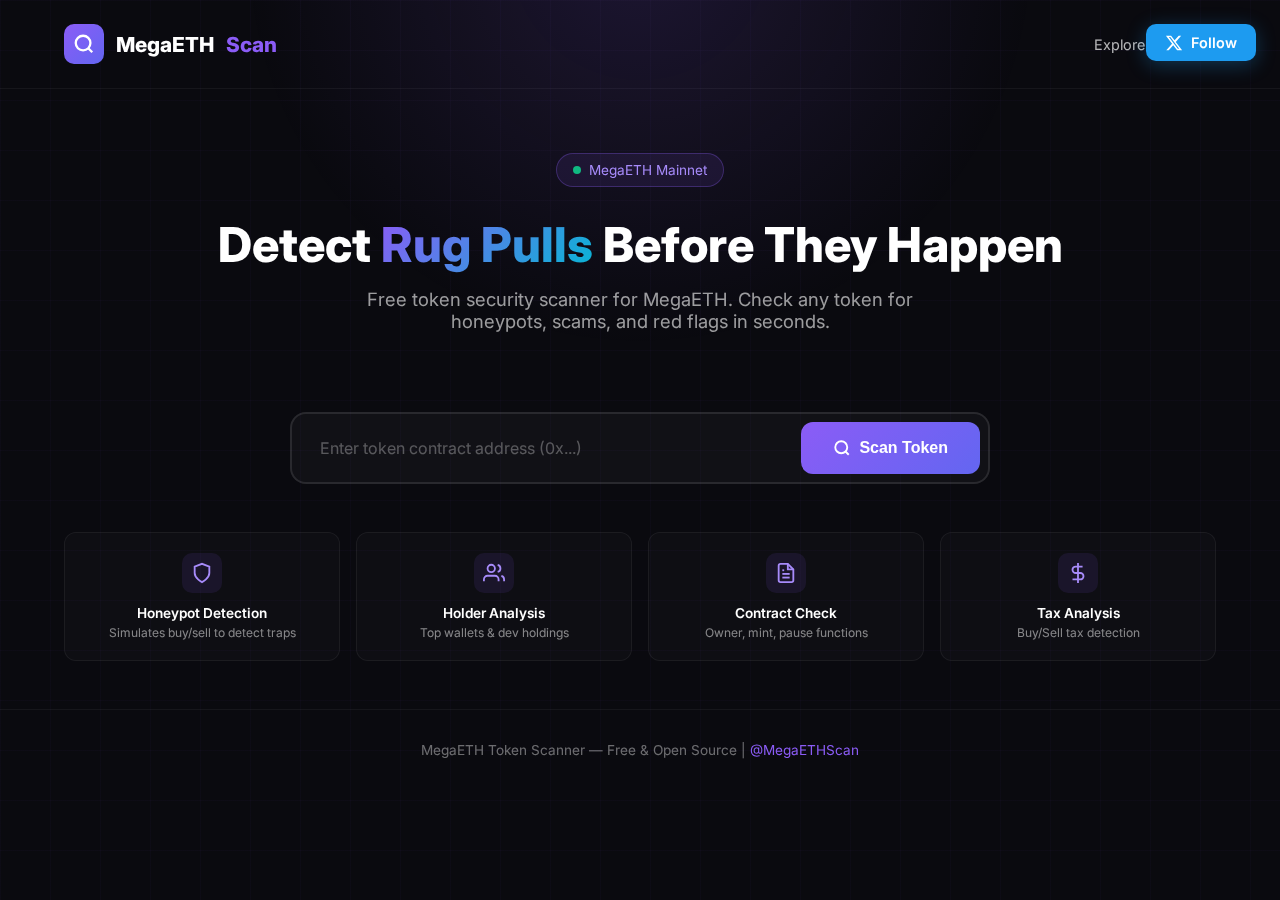
<file: web/templates/scanner.html>
<!DOCTYPE html>
<html lang="en">
<head>
    <meta charset="UTF-8">
    <meta name="viewport" content="width=device-width, initial-scale=1.0">
    <title>MegaETH Token Scanner - Rug Check & Honeypot Detector</title>
    <link href="https://fonts.googleapis.com/css2?family=Inter:wght@400;500;600;700;800&display=swap" rel="stylesheet">
    <style>
        * {
            margin: 0;
            padding: 0;
            box-sizing: border-box;
        }
        body {
            font-family: 'Inter', sans-serif;
            background: #0a0a0f;
            color: #fff;
            min-height: 100vh;
        }
        .bg-grid {
            position: fixed;
            top: 0;
            left: 0;
            right: 0;
            bottom: 0;
            background-image: 
                linear-gradient(rgba(139, 92, 246, 0.03) 1px, transparent 1px),
                linear-gradient(90deg, rgba(139, 92, 246, 0.03) 1px, transparent 1px);
            background-size: 50px 50px;
            pointer-events: none;
            z-index: 0;
        }
        .bg-glow {
            position: fixed;
            top: -50%;
            left: 50%;
            transform: translateX(-50%);
            width: 800px;
            height: 800px;
            background: radial-gradient(circle, rgba(139, 92, 246, 0.15) 0%, transparent 70%);
            pointer-events: none;
            z-index: 0;
        }
        .container {
            max-width: 1200px;
            margin: 0 auto;
            padding: 0 1.5rem;
            position: relative;
            z-index: 1;
        }
        
        /* Header */
        header {
            padding: 1.5rem 0;
            border-bottom: 1px solid rgba(255,255,255,0.05);
        }
        .header-inner {
            display: flex;
            justify-content: space-between;
            align-items: center;
        }
        .logo {
            display: flex;
            align-items: center;
            gap: 0.75rem;
            font-weight: 800;
            font-size: 1.3rem;
        }
        .logo-icon {
            width: 40px;
            height: 40px;
            background: linear-gradient(135deg, #8b5cf6, #6366f1);
            border-radius: 10px;
            display: flex;
            align-items: center;
            justify-content: center;
        }
        .logo-icon svg {
            width: 22px;
            height: 22px;
            color: #fff;
        }
        .logo span { color: #8b5cf6; }
        .header-links {
            display: flex;
            gap: 1.5rem;
            align-items: center;
        }
        .header-links a {
            color: rgba(255,255,255,0.7);
            text-decoration: none;
            font-size: 0.9rem;
            transition: color 0.2s;
        }
        .header-links a:hover { color: #fff; }
        .btn-twitter {
            position: fixed;
            top: 1.5rem;
            right: 1.5rem;
            display: flex;
            align-items: center;
            gap: 0.5rem;
            background: #1d9bf0;
            padding: 0.6rem 1.2rem;
            border-radius: 10px;
            color: #fff;
            text-decoration: none;
            font-weight: 600;
            font-size: 0.9rem;
            z-index: 100;
            box-shadow: 0 4px 20px rgba(29, 155, 240, 0.3);
            transition: all 0.3s;
        }
        .btn-twitter:hover {
            transform: translateY(-2px);
            box-shadow: 0 6px 30px rgba(29, 155, 240, 0.4);
        }
        .btn-twitter svg { width: 18px; height: 18px; }

        /* Hero */
        .hero {
            text-align: center;
            padding: 4rem 0 3rem;
        }
        .hero h1 {
            font-size: 3rem;
            font-weight: 800;
            margin-bottom: 1rem;
            line-height: 1.1;
        }
        .hero h1 .gradient {
            background: linear-gradient(135deg, #8b5cf6, #06b6d4);
            -webkit-background-clip: text;
            -webkit-text-fill-color: transparent;
        }
        .hero p {
            color: rgba(255,255,255,0.6);
            font-size: 1.15rem;
            max-width: 600px;
            margin: 0 auto 2rem;
        }
        .chain-badge {
            display: inline-flex;
            align-items: center;
            gap: 0.5rem;
            background: rgba(139, 92, 246, 0.1);
            border: 1px solid rgba(139, 92, 246, 0.3);
            padding: 0.5rem 1rem;
            border-radius: 50px;
            font-size: 0.85rem;
            color: #a78bfa;
            margin-bottom: 2rem;
        }
        .chain-badge .dot {
            width: 8px;
            height: 8px;
            background: #10b981;
            border-radius: 50%;
            animation: pulse 2s infinite;
        }
        @keyframes pulse {
            0%, 100% { opacity: 1; }
            50% { opacity: 0.5; }
        }

        /* Search Box */
        .search-section {
            max-width: 700px;
            margin: 0 auto 3rem;
        }
        .search-box {
            display: flex;
            gap: 0.75rem;
            background: rgba(255,255,255,0.03);
            border: 2px solid rgba(255,255,255,0.1);
            border-radius: 16px;
            padding: 0.5rem;
        }
        .search-box:focus-within {
            border-color: #8b5cf6;
            box-shadow: 0 0 40px rgba(139, 92, 246, 0.2);
        }
        .search-input {
            flex: 1;
            background: none;
            border: none;
            padding: 1rem 1.25rem;
            color: #fff;
            font-size: 1rem;
            font-family: 'Inter', monospace;
        }
        .search-input::placeholder {
            color: rgba(255,255,255,0.3);
        }
        .search-input:focus { outline: none; }
        .search-btn {
            background: linear-gradient(135deg, #8b5cf6, #6366f1);
            border: none;
            padding: 1rem 2rem;
            border-radius: 12px;
            color: #fff;
            font-weight: 700;
            font-size: 1rem;
            cursor: pointer;
            transition: all 0.3s;
            display: flex;
            align-items: center;
            gap: 0.5rem;
        }
        .search-btn:hover {
            transform: scale(1.02);
            box-shadow: 0 10px 40px rgba(139, 92, 246, 0.3);
        }
        .search-btn:disabled {
            opacity: 0.6;
            cursor: not-allowed;
            transform: none;
        }

        /* Features Grid */
        .features {
            display: grid;
            grid-template-columns: repeat(4, 1fr);
            gap: 1rem;
            margin-bottom: 3rem;
        }
        @media (max-width: 900px) {
            .features { grid-template-columns: repeat(2, 1fr); }
        }
        @media (max-width: 500px) {
            .features { grid-template-columns: 1fr; }
        }
        .feature-card {
            background: rgba(255,255,255,0.02);
            border: 1px solid rgba(255,255,255,0.06);
            border-radius: 12px;
            padding: 1.25rem;
            text-align: center;
            transition: all 0.3s;
        }
        .feature-card:hover {
            background: rgba(255,255,255,0.04);
            border-color: rgba(139, 92, 246, 0.3);
            transform: translateY(-2px);
        }
        .feature-icon {
            width: 40px;
            height: 40px;
            margin: 0 auto 0.75rem;
            background: rgba(139, 92, 246, 0.1);
            border-radius: 10px;
            display: flex;
            align-items: center;
            justify-content: center;
        }
        .feature-icon svg {
            width: 22px;
            height: 22px;
            color: #a78bfa;
        }
        .feature-card h3 {
            font-size: 0.85rem;
            font-weight: 600;
            margin-bottom: 0.25rem;
        }
        .feature-card p {
            font-size: 0.75rem;
            color: rgba(255,255,255,0.5);
        }

        /* Stats Bar */
        .stats-bar {
            display: flex;
            justify-content: center;
            gap: 3rem;
            padding: 1.5rem;
            background: rgba(255,255,255,0.02);
            border: 1px solid rgba(255,255,255,0.06);
            border-radius: 12px;
            margin-bottom: 3rem;
        }
        @media (max-width: 600px) {
            .stats-bar { 
                flex-direction: column;
                gap: 1rem;
                text-align: center;
            }
        }
        .stat-item {
            text-align: center;
        }
        .stat-item .value {
            font-size: 1.5rem;
            font-weight: 800;
            color: #8b5cf6;
        }
        .stat-item .label {
            font-size: 0.8rem;
            color: rgba(255,255,255,0.5);
            margin-top: 0.25rem;
        }

        /* Results */
        #loading {
            display: none;
            text-align: center;
            padding: 4rem 0;
        }
        .spinner {
            width: 50px;
            height: 50px;
            border: 4px solid rgba(255,255,255,0.1);
            border-top-color: #8b5cf6;
            border-radius: 50%;
            animation: spin 1s linear infinite;
            margin: 0 auto 1rem;
        }
        @keyframes spin {
            to { transform: rotate(360deg); }
        }
        #error {
            display: none;
            background: rgba(239, 68, 68, 0.1);
            border: 1px solid rgba(239, 68, 68, 0.3);
            color: #f87171;
            padding: 1rem 1.5rem;
            border-radius: 12px;
            text-align: center;
            margin-bottom: 2rem;
        }
        #results {
            display: none;
        }

        /* Result Cards */
        .result-grid {
            display: grid;
            grid-template-columns: 350px 1fr;
            gap: 1.5rem;
            margin-bottom: 2rem;
        }
        @media (max-width: 900px) {
            .result-grid { grid-template-columns: 1fr; }
        }
        .card {
            background: rgba(255,255,255,0.02);
            border: 1px solid rgba(255,255,255,0.06);
            border-radius: 16px;
            padding: 1.5rem;
        }
        .card-title {
            font-size: 0.8rem;
            text-transform: uppercase;
            letter-spacing: 1px;
            color: rgba(255,255,255,0.5);
            margin-bottom: 1rem;
            display: flex;
            align-items: center;
            gap: 0.5rem;
        }

        /* Token Card */
        .token-card {
            text-align: center;
        }
        .token-icon-large {
            width: 80px;
            height: 80px;
            background: linear-gradient(135deg, #8b5cf6, #6366f1);
            border-radius: 50%;
            display: flex;
            align-items: center;
            justify-content: center;
            font-size: 2rem;
            font-weight: 800;
            margin: 0 auto 1rem;
        }
        .token-name {
            font-size: 1.5rem;
            font-weight: 700;
            margin-bottom: 0.25rem;
        }
        .token-symbol {
            background: rgba(139, 92, 246, 0.2);
            color: #a78bfa;
            padding: 0.25rem 0.75rem;
            border-radius: 20px;
            font-size: 0.85rem;
            font-weight: 600;
            display: inline-block;
            margin-bottom: 0.75rem;
        }
        .token-address {
            font-family: monospace;
            font-size: 0.75rem;
            color: rgba(255,255,255,0.4);
            word-break: break-all;
            margin-bottom: 1.5rem;
        }
        .score-display {
            margin-bottom: 1.5rem;
        }
        .score-ring {
            width: 120px;
            height: 120px;
            border-radius: 50%;
            display: flex;
            align-items: center;
            justify-content: center;
            margin: 0 auto 0.75rem;
            font-size: 2.5rem;
            font-weight: 800;
            position: relative;
        }
        .score-ring.safe { 
            background: linear-gradient(135deg, rgba(16, 185, 129, 0.2), rgba(16, 185, 129, 0.1));
            border: 4px solid #10b981;
            color: #10b981;
        }
        .score-ring.medium { 
            background: linear-gradient(135deg, rgba(245, 158, 11, 0.2), rgba(245, 158, 11, 0.1));
            border: 4px solid #f59e0b;
            color: #f59e0b;
        }
        .score-ring.danger { 
            background: linear-gradient(135deg, rgba(239, 68, 68, 0.2), rgba(239, 68, 68, 0.1));
            border: 4px solid #ef4444;
            color: #ef4444;
        }
        .risk-badge {
            display: inline-block;
            padding: 0.4rem 1rem;
            border-radius: 20px;
            font-weight: 700;
            font-size: 0.85rem;
        }
        .risk-badge.safe { background: rgba(16, 185, 129, 0.2); color: #10b981; }
        .risk-badge.medium { background: rgba(245, 158, 11, 0.2); color: #f59e0b; }
        .risk-badge.danger { background: rgba(239, 68, 68, 0.2); color: #ef4444; }
        .token-actions {
            display: flex;
            gap: 0.5rem;
            margin-top: 1.5rem;
        }
        .token-actions a {
            flex: 1;
            padding: 0.75rem;
            background: rgba(255,255,255,0.05);
            border: 1px solid rgba(255,255,255,0.1);
            border-radius: 8px;
            color: #fff;
            text-decoration: none;
            font-size: 0.8rem;
            font-weight: 600;
            text-align: center;
            transition: all 0.2s;
        }
        .token-actions a:hover {
            background: rgba(255,255,255,0.1);
        }
        .token-actions a.primary {
            background: linear-gradient(135deg, #8b5cf6, #6366f1);
            border: none;
        }

        /* Info Grid */
        .info-grid {
            display: grid;
            grid-template-columns: repeat(2, 1fr);
            gap: 0.75rem;
        }
        .info-item {
            background: rgba(0,0,0,0.2);
            padding: 0.75rem 1rem;
            border-radius: 8px;
        }
        .info-item .label {
            font-size: 0.7rem;
            text-transform: uppercase;
            color: rgba(255,255,255,0.4);
            margin-bottom: 0.25rem;
        }
        .info-item .value {
            font-weight: 600;
            font-size: 0.9rem;
        }
        .info-item .value.good { color: #10b981; }
        .info-item .value.bad { color: #ef4444; }
        .info-item .value.warn { color: #f59e0b; }

        /* Checks Grid */
        .checks-grid {
            display: grid;
            gap: 0.5rem;
        }
        .check-item {
            display: flex;
            align-items: center;
            gap: 0.75rem;
            padding: 0.75rem 1rem;
            background: rgba(0,0,0,0.2);
            border-radius: 8px;
        }
        .check-icon {
            width: 24px;
            height: 24px;
            border-radius: 50%;
            display: flex;
            align-items: center;
            justify-content: center;
            font-size: 0.75rem;
            flex-shrink: 0;
        }
        .check-icon.pass { background: #10b981; }
        .check-icon.fail { background: #ef4444; }
        .check-icon.warn { background: #f59e0b; }
        .check-icon.neutral { background: rgba(255,255,255,0.2); }
        .check-text {
            font-size: 0.85rem;
        }

        /* Holders */
        .holders-list {
            display: flex;
            flex-direction: column;
            gap: 0.5rem;
        }
        .holder-row {
            display: flex;
            align-items: center;
            gap: 0.75rem;
            padding: 0.6rem 0.75rem;
            background: rgba(0,0,0,0.2);
            border-radius: 8px;
        }
        .holder-rank {
            width: 24px;
            height: 24px;
            background: rgba(139, 92, 246, 0.2);
            border-radius: 50%;
            display: flex;
            align-items: center;
            justify-content: center;
            font-size: 0.75rem;
            font-weight: 600;
            color: #a78bfa;
        }
        .holder-addr {
            flex: 1;
            font-family: monospace;
            font-size: 0.8rem;
            color: rgba(255,255,255,0.6);
        }
        .holder-tag {
            padding: 0.15rem 0.5rem;
            border-radius: 4px;
            font-size: 0.65rem;
            font-weight: 700;
            text-transform: uppercase;
        }
        .holder-tag.dev { background: #ef4444; }
        .holder-tag.contract { background: #6366f1; }
        .holder-tag.lp { background: #10b981; }
        .holder-pct {
            font-weight: 700;
            font-size: 0.85rem;
        }
        .holder-pct.danger { color: #ef4444; }
        .holder-pct.warn { color: #f59e0b; }
        .holder-pct.safe { color: #10b981; }

        /* Footer */
        footer {
            text-align: center;
            padding: 2rem 0;
            color: rgba(255,255,255,0.4);
            font-size: 0.85rem;
            border-top: 1px solid rgba(255,255,255,0.05);
            margin-top: 3rem;
        }
        footer a {
            color: #8b5cf6;
            text-decoration: none;
        }
    </style>
</head>
<body>
    <div class="bg-grid"></div>
    <div class="bg-glow"></div>
    
    <a href="https://twitter.com/MegaETHScan" target="_blank" class="btn-twitter">
        <svg viewBox="0 0 24 24" fill="currentColor"><path d="M18.244 2.25h3.308l-7.227 8.26 8.502 11.24H16.17l-5.214-6.817L4.99 21.75H1.68l7.73-8.835L1.254 2.25H8.08l4.713 6.231zm-1.161 17.52h1.833L7.084 4.126H5.117z"/></svg>
        Follow
    </a>

    <header>
        <div class="container">
            <div class="header-inner">
                <div class="logo">
                    <div class="logo-icon">
                        <svg viewBox="0 0 24 24" fill="none" stroke="currentColor" stroke-width="2.5"><circle cx="11" cy="11" r="8"/><path d="m21 21-4.35-4.35"/></svg>
                    </div>
                    MegaETH<span>Scan</span>
                </div>
                <div class="header-links">
                    <a href="https://megaeth.blockscout.com" target="_blank">Explorer</a>
                    <a href="https://mevx.io" target="_blank">MEVX</a>
                </div>
            </div>
        </div>
    </header>

    <main class="container">
        <section class="hero">
            <div class="chain-badge">
                <span class="dot"></span>
                MegaETH Mainnet
            </div>
            <h1>Detect <span class="gradient">Rug Pulls</span> Before They Happen</h1>
            <p>Free token security scanner for MegaETH. Check any token for honeypots, scams, and red flags in seconds.</p>
        </section>

        <section class="search-section">
            <div class="search-box">
                <input type="text" class="search-input" id="token-address" placeholder="Enter token contract address (0x...)">
                <button class="search-btn" id="scan-btn" onclick="scanToken()">
                    <svg viewBox="0 0 24 24" fill="none" stroke="currentColor" stroke-width="2.5" style="width:18px;height:18px;"><circle cx="11" cy="11" r="8"/><path d="m21 21-4.35-4.35"/></svg>
                    <span id="btn-text">Scan Token</span>
                </button>
            </div>
        </section>

        <section class="features">
            <div class="feature-card">
                <div class="feature-icon">
                    <svg viewBox="0 0 24 24" fill="none" stroke="currentColor" stroke-width="2"><path d="M12 22s8-4 8-10V5l-8-3-8 3v7c0 6 8 10 8 10z"/></svg>
                </div>
                <h3>Honeypot Detection</h3>
                <p>Simulates buy/sell to detect traps</p>
            </div>
            <div class="feature-card">
                <div class="feature-icon">
                    <svg viewBox="0 0 24 24" fill="none" stroke="currentColor" stroke-width="2"><path d="M17 21v-2a4 4 0 0 0-4-4H5a4 4 0 0 0-4 4v2"/><circle cx="9" cy="7" r="4"/><path d="M23 21v-2a4 4 0 0 0-3-3.87"/><path d="M16 3.13a4 4 0 0 1 0 7.75"/></svg>
                </div>
                <h3>Holder Analysis</h3>
                <p>Top wallets & dev holdings</p>
            </div>
            <div class="feature-card">
                <div class="feature-icon">
                    <svg viewBox="0 0 24 24" fill="none" stroke="currentColor" stroke-width="2"><path d="M14 2H6a2 2 0 0 0-2 2v16a2 2 0 0 0 2 2h12a2 2 0 0 0 2-2V8z"/><polyline points="14,2 14,8 20,8"/><line x1="16" y1="13" x2="8" y2="13"/><line x1="16" y1="17" x2="8" y2="17"/><polyline points="10,9 9,9 8,9"/></svg>
                </div>
                <h3>Contract Check</h3>
                <p>Owner, mint, pause functions</p>
            </div>
            <div class="feature-card">
                <div class="feature-icon">
                    <svg viewBox="0 0 24 24" fill="none" stroke="currentColor" stroke-width="2"><line x1="12" y1="1" x2="12" y2="23"/><path d="M17 5H9.5a3.5 3.5 0 0 0 0 7h5a3.5 3.5 0 0 1 0 7H6"/></svg>
                </div>
                <h3>Tax Analysis</h3>
                <p>Buy/Sell tax detection</p>
            </div>
        </section>


        <div id="loading">
            <div class="spinner"></div>
            <p>Analyzing token security...</p>
        </div>

        <div id="error"></div>

        <div id="results">
            <div class="result-grid">
                <!-- Left: Token Card -->
                <div class="card token-card">
                    <div class="token-icon-large" id="token-icon">?</div>
                    <div class="token-name" id="token-name">Token Name</div>
                    <div class="token-symbol" id="token-symbol">$SYMBOL</div>
                    <div class="token-address" id="token-address">0x...</div>
                    
                    <div class="score-display">
                        <div class="score-ring" id="score-ring">?</div>
                        <div class="risk-badge" id="risk-badge">ANALYZING</div>
                    </div>

                    <div class="token-actions">
                        <a href="#" id="link-mevx" target="_blank" class="primary">
                            <svg viewBox="0 0 24 24" fill="none" stroke="currentColor" stroke-width="2" style="width:14px;height:14px;vertical-align:middle;margin-right:4px;"><polyline points="23,6 13.5,15.5 8.5,10.5 1,18"/><polyline points="17,6 23,6 23,12"/></svg>
                            Chart
                        </a>
                        <a href="#" id="link-explorer" target="_blank">
                            <svg viewBox="0 0 24 24" fill="none" stroke="currentColor" stroke-width="2" style="width:14px;height:14px;vertical-align:middle;margin-right:4px;"><path d="M18 13v6a2 2 0 0 1-2 2H5a2 2 0 0 1-2-2V8a2 2 0 0 1 2-2h6"/><polyline points="15,3 21,3 21,9"/><line x1="10" y1="14" x2="21" y2="3"/></svg>
                            Explorer
                        </a>
                        <a href="#" id="link-kumbaya" target="_blank">
                            <svg viewBox="0 0 24 24" fill="none" stroke="currentColor" stroke-width="2" style="width:14px;height:14px;vertical-align:middle;margin-right:4px;"><circle cx="12" cy="12" r="10"/><path d="M8 14s1.5 2 4 2 4-2 4-2"/><line x1="9" y1="9" x2="9.01" y2="9"/><line x1="15" y1="9" x2="15.01" y2="9"/></svg>
                            Trade
                        </a>
                    </div>
                </div>

                <!-- Right: Details -->
                <div style="display: flex; flex-direction: column; gap: 1rem;">
                    <!-- Token Info -->
                    <div class="card">
                        <div class="card-title">
                            <svg viewBox="0 0 24 24" fill="none" stroke="currentColor" stroke-width="2" style="width:16px;height:16px;"><line x1="18" y1="20" x2="18" y2="10"/><line x1="12" y1="20" x2="12" y2="4"/><line x1="6" y1="20" x2="6" y2="14"/></svg>
                            Token Info
                        </div>
                        <div class="info-grid" id="info-grid">
                            <div class="info-item">
                                <div class="label">Total Supply</div>
                                <div class="value" id="info-supply">-</div>
                            </div>
                            <div class="info-item">
                                <div class="label">Decimals</div>
                                <div class="value" id="info-decimals">-</div>
                            </div>
                            <div class="info-item">
                                <div class="label">Owner</div>
                                <div class="value" id="info-owner">-</div>
                            </div>
                            <div class="info-item">
                                <div class="label">Buy Tax</div>
                                <div class="value" id="info-buy-tax">-</div>
                            </div>
                            <div class="info-item">
                                <div class="label">Sell Tax</div>
                                <div class="value" id="info-sell-tax">-</div>
                            </div>
                            <div class="info-item">
                                <div class="label">Holders</div>
                                <div class="value" id="info-holders">-</div>
                            </div>
                        </div>
                    </div>

                    <!-- Security Checks -->
                    <div class="card">
                        <div class="card-title">
                            <svg viewBox="0 0 24 24" fill="none" stroke="currentColor" stroke-width="2" style="width:16px;height:16px;"><path d="M12 22s8-4 8-10V5l-8-3-8 3v7c0 6 8 10 8 10z"/></svg>
                            Security Checks
                        </div>
                        <div class="checks-grid" id="checks-grid">
                            <!-- Filled by JS -->
                        </div>
                    </div>
                </div>
            </div>

            <!-- Top Holders -->
            <div class="card">
                <div class="card-title">
                    <svg viewBox="0 0 24 24" fill="none" stroke="currentColor" stroke-width="2" style="width:16px;height:16px;"><path d="M17 21v-2a4 4 0 0 0-4-4H5a4 4 0 0 0-4 4v2"/><circle cx="9" cy="7" r="4"/><path d="M23 21v-2a4 4 0 0 0-3-3.87"/><path d="M16 3.13a4 4 0 0 1 0 7.75"/></svg>
                    Top Holders
                </div>
                <div class="holders-list" id="holders-list">
                    <!-- Filled by JS -->
                </div>
            </div>
        </div>
    </main>

    <footer>
        <div class="container">
            <p>MegaETH Token Scanner — Free & Open Source | <a href="https://twitter.com/MegaETHScan" target="_blank">@MegaETHScan</a></p>
        </div>
    </footer>

    <script>
        async function scanToken() {
            const address = document.getElementById('token-address').value.trim();
            
            if (!address || !address.startsWith('0x') || address.length !== 42) {
                showError('Please enter a valid contract address (0x...)');
                return;
            }
            
            document.getElementById('loading').style.display = 'block';
            document.getElementById('results').style.display = 'none';
            document.getElementById('error').style.display = 'none';
            document.getElementById('scan-btn').disabled = true;
            document.getElementById('btn-text').textContent = 'Scanning...';
            
            try {
                const response = await fetch(`/api/scan/${address}`);
                const data = await response.json();
                
                if (data.error) {
                    showError(data.error);
                    return;
                }
                
                displayResults(data);
                
            } catch (err) {
                showError('Failed to scan: ' + err.message);
            } finally {
                document.getElementById('loading').style.display = 'none';
                document.getElementById('scan-btn').disabled = false;
                document.getElementById('btn-text').textContent = 'Scan Token';
            }
        }
        
        function showError(msg) {
            document.getElementById('loading').style.display = 'none';
            document.getElementById('results').style.display = 'none';
            document.getElementById('error').style.display = 'block';
            document.getElementById('error').textContent = msg;
            document.getElementById('scan-btn').disabled = false;
            document.getElementById('btn-text').textContent = 'Scan Token';
        }
        
        function displayResults(data) {
            document.getElementById('results').style.display = 'block';
            
            // Token Info
            document.getElementById('token-icon').textContent = (data.symbol || '?')[0].toUpperCase();
            document.getElementById('token-name').textContent = data.name || 'Unknown';
            document.getElementById('token-symbol').textContent = '$' + (data.symbol || '???');
            document.getElementById('token-address').textContent = data.address;
            
            // Score
            const score = data.safety_score || 50;
            const scoreRing = document.getElementById('score-ring');
            const riskBadge = document.getElementById('risk-badge');
            
            scoreRing.textContent = score;
            
            if (score >= 70) {
                scoreRing.className = 'score-ring safe';
                riskBadge.className = 'risk-badge safe';
                riskBadge.textContent = '✓ LOW RISK';
            } else if (score >= 40) {
                scoreRing.className = 'score-ring medium';
                riskBadge.className = 'risk-badge medium';
                riskBadge.textContent = '⚠ MEDIUM RISK';
            } else {
                scoreRing.className = 'score-ring danger';
                riskBadge.className = 'risk-badge danger';
                riskBadge.textContent = '✗ HIGH RISK';
            }
            
            // Links
            document.getElementById('link-mevx').href = `https://mevx.io/megaeth/${data.address}`;
            document.getElementById('link-explorer').href = `https://megaeth.blockscout.com/address/${data.address}`;
            document.getElementById('link-kumbaya').href = `https://kumbaya.lol/token/${data.address}`;
            
            // Info
            document.getElementById('info-supply').textContent = formatNumber(data.total_supply_formatted);
            document.getElementById('info-decimals').textContent = data.decimals || '18';
            document.getElementById('info-owner').textContent = data.owner ? shortAddr(data.owner) : '✓ Renounced';
            document.getElementById('info-owner').className = 'value ' + (data.owner ? 'warn' : 'good');
            document.getElementById('info-buy-tax').textContent = data.buy_tax ? data.buy_tax + '%' : '?';
            document.getElementById('info-sell-tax').textContent = data.sell_tax ? data.sell_tax + '%' : '?';
            document.getElementById('info-holders').textContent = data.holder_count || '-';
            
            // Security Checks
            const checksGrid = document.getElementById('checks-grid');
            checksGrid.innerHTML = '';
            const flags = data.flags || [];
            flags.forEach(f => {
                const iconClass = f.good ? 'pass' : f.bad ? 'fail' : f.warn ? 'warn' : 'neutral';
                const icon = f.good ? '✓' : f.bad ? '✗' : f.warn ? '!' : '?';
                checksGrid.innerHTML += `
                    <div class="check-item">
                        <div class="check-icon ${iconClass}">${icon}</div>
                        <span class="check-text">${f.text}</span>
                    </div>
                `;
            });
            
            // Holders
            const holdersList = document.getElementById('holders-list');
            holdersList.innerHTML = '';
            const holders = data.top_holders || [];
            if (holders.length === 0) {
                holdersList.innerHTML = '<p style="text-align:center;color:rgba(255,255,255,0.4);padding:1rem;">No holder data</p>';
            } else {
                holders.slice(0, 10).forEach((h, i) => {
                    const pctClass = h.percent > 30 ? 'danger' : h.percent > 15 ? 'warn' : 'safe';
                    const tag = h.label ? `<span class="holder-tag ${h.label}">${h.label}</span>` : '';
                    holdersList.innerHTML += `
                        <div class="holder-row">
                            <div class="holder-rank">${i+1}</div>
                            <div class="holder-addr">${shortAddr(h.address)}</div>
                            ${tag}
                            <div class="holder-pct ${pctClass}">${h.percent.toFixed(2)}%</div>
                        </div>
                    `;
                });
            }
        }
        
        function formatNumber(n) {
            if (!n) return '0';
            if (n >= 1e12) return (n/1e12).toFixed(2) + 'T';
            if (n >= 1e9) return (n/1e9).toFixed(2) + 'B';
            if (n >= 1e6) return (n/1e6).toFixed(2) + 'M';
            if (n >= 1e3) return (n/1e3).toFixed(2) + 'K';
            return n.toFixed(2);
        }
        
        function shortAddr(a) {
            return a ? a.slice(0,6) + '...' + a.slice(-4) : '-';
        }
        
        document.getElementById('token-address').addEventListener('keypress', e => {
            if (e.key === 'Enter') scanToken();
        });
        
        const params = new URLSearchParams(location.search);
        const addr = params.get('address') || params.get('token');
        if (addr) {
            document.getElementById('token-address').value = addr;
            scanToken();
        }
    </script>
</body>
</html>
</file>
